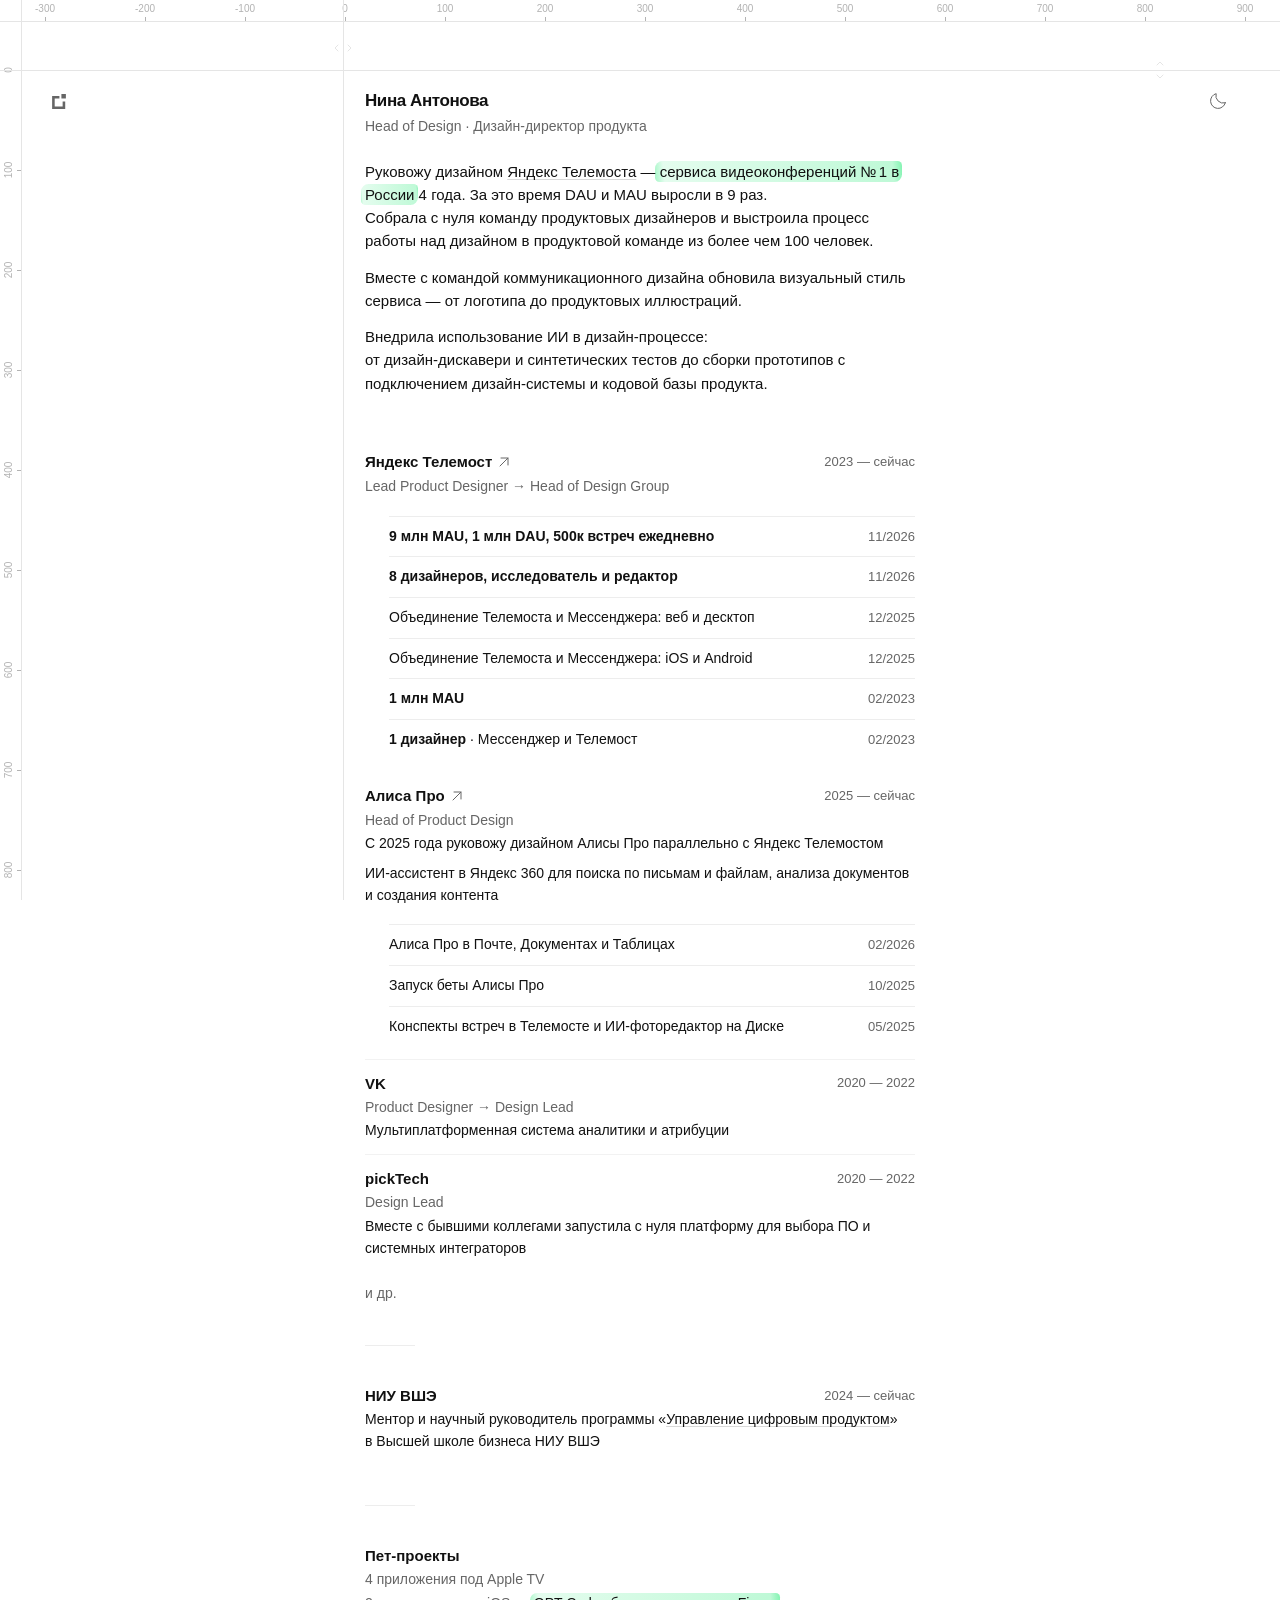
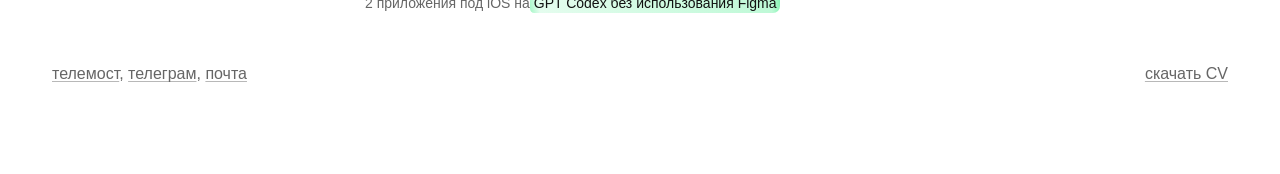
<file: index.html>
<!doctype html>
<html lang="ru">
<head>
  <meta charset="utf-8">
  <meta name="viewport" content="width=device-width, initial-scale=1">
  <meta name="color-scheme" content="light dark">
  <title>Нина Антонова — дизайн-директор продукта</title>
  <meta name="description" content="Нина Антонова, дизайн-директор продукта. Яндекс Телемост, НИУ ВШЭ и VK.">
  <link rel="icon" href="favicon.ico" sizes="16x16 32x32 48x48">
  <link rel="icon" href="favicon.svg?v=frame" type="image/svg+xml" sizes="any">
  <link rel="apple-touch-icon" href="apple-touch-icon.png" sizes="180x180">
  <script src="theme.js"></script>
  <script src="rulers.js?v=20261120-reveal" defer></script>
  <link rel="stylesheet" href="styles.css?v=20261120-link-fade">
  <link rel="stylesheet" href="rulers.css?v=20261120-2s">
  <!-- Yandex.Metrika -->
  <script>
    window.ym = window.ym || function () {
      (window.ym.a = window.ym.a || []).push(arguments);
    };
    window.ym.l = Date.now();

    ym(114284607, 'init', {
      ssr: true,
      referrer: document.referrer,
      url: location.href,
      accurateTrackBounce: true
    });
  </script>
  <script async src="https://mc.yandex.ru/metrika/tag.js?id=114284607"></script>
</head>
<body>
  <noscript>
    <img src="https://mc.yandex.ru/watch/114284607" style="position:absolute;left:-9999px" alt="">
  </noscript>
  <div class="portfolio-ruler" id="portfolio-ruler" role="slider" tabindex="0" aria-label="Вертикальная направляющая, X" aria-orientation="horizontal" aria-valuemin="0" aria-valuemax="1000" aria-valuenow="0" hidden>
    <div class="ruler-scale" aria-hidden="true"></div>
    <span class="ruler-index ruler-index--x" aria-hidden="true"></span>
  </div>
  <div class="portfolio-ruler-vertical" id="portfolio-ruler-y" role="slider" tabindex="0" aria-label="Горизонтальная направляющая, Y" aria-orientation="vertical" aria-valuemin="0" aria-valuemax="1000" aria-valuenow="0" hidden>
    <div class="ruler-scale" aria-hidden="true"></div>
    <span class="ruler-index ruler-index--y" aria-hidden="true"></span>
  </div>
  <div class="ruler-corner" aria-hidden="true" hidden></div>
  <div class="measure-rail measure-rail--x" aria-hidden="true" hidden></div>
  <div class="measure-rail measure-rail--y" aria-hidden="true" hidden></div>
  <main class="page" id="top">
    <div class="page-topbar">
      <div class="page-brand">
        <a class="page-logo-link" href="./" aria-label="Нина Антонова — главная страница портфолио">
          <svg class="page-logo" viewBox="47 30 166 181" aria-hidden="true" focusable="false">
            <path d="M47 53H135V84H78V180H174V122H205V211H47Z"/>
            <rect x="159" y="30" width="54" height="54"/>
          </svg>
        </a>
      </div>
      <div class="page-controls">
        <button class="theme-toggle" id="theme-toggle" type="button" aria-label="Тёмная тема" aria-pressed="false" hidden>
          <svg class="theme-icon theme-icon--moon" viewBox="0 0 24 24" aria-hidden="true">
            <path d="M20.8 14.2A8.9 8.9 0 0 1 9.8 3.2a9 9 0 1 0 11 11Z"/>
          </svg>
          <svg class="theme-icon theme-icon--sun" viewBox="0 0 24 24" aria-hidden="true">
            <circle cx="12" cy="12" r="4"/>
            <path d="M12 2v2m0 16v2M2 12h2m16 0h2M4.9 4.9l1.4 1.4m11.4 11.4 1.4 1.4m0-14.2-1.4 1.4M6.3 17.7l-1.4 1.4"/>
          </svg>
        </button>
      </div>
    </div>
    <header class="intro" aria-label="Обо мне">
      <h1>Нина Антонова</h1>
      <p class="role">Head of Design · Дизайн-директор продукта</p>

      <div class="bio">
        <p>Руковожу дизайном <a class="text-link" href="#telemost">Яндекс Телемоста</a> — <mark class="text-marker">сервиса видеоконференций № 1 в России</mark> 4 года. За это время DAU и MAU выросли в 9 раз.<br>Собрала с нуля команду продуктовых дизайнеров и выстроила процесс работы над дизайном в продуктовой команде из более чем 100 человек.</p>
        <p>Вместе с командой коммуникационного дизайна обновила визуальный стиль сервиса — от логотипа до продуктовых иллюстраций.</p>
        <p>Внедрила использование ИИ в дизайн-процессе:<br>от дизайн-дискавери и синтетических тестов до сборки прототипов с подключением дизайн-системы и кодовой базы продукта.</p>
      </div>
    </header>

    <section class="experience" aria-label="Опыт работы">
      <article class="job" id="telemost" aria-labelledby="telemost-title">
        <div class="job-heading job-heading--with-logo">
          <div class="job-title">
            <h3 id="telemost-title">Яндекс Телемост</h3>
            <span class="project-links">
              <a href="https://360.yandex.ru/business/telemost/" target="_blank" rel="noopener" aria-label="Яндекс Телемост для бизнеса (откроется в новой вкладке)">
                <svg width="11" height="11" viewBox="0 0 16 16" aria-hidden="true" focusable="false">
                  <path d="M4 12 12 4M5 4h7v7"/>
                </svg>
              </a>
            </span>
          </div>
          <p class="period"><time datetime="2023">2023</time> — <span>сейчас</span></p>
        </div>
        <p class="job-role">Lead Product Designer → Head of Design Group</p>

        <section class="job-publications" aria-label="Достижения в Телемосте">
          <ul class="publication-list" role="list">
            <li id="audience-growth"><div class="publication-row">
              <span><strong>9 млн MAU, 1 млн DAU, 500к встреч ежедневно</strong></span>
              <time datetime="2026-11">11/2026</time>
            </div></li>
            <li id="team-growth"><div class="publication-row">
              <span><strong>8 дизайнеров, исследователь и редактор</strong></span>
              <time datetime="2026-11">11/2026</time>
            </div></li>
            <li id="platform"><a href="https://www.forbes.ru/tekhnologii/552464-andeks-vozvodit-novyj-telemost-kompania-pereformatirovala-servis-videosvazi">
              <span>Объединение Телемоста и Мессенджера: веб и десктоп</span>
              <time datetime="2025-12-22">12/2025</time>
            </a></li>
            <li id="platform-mobile"><a href="https://yandex.ru/company/news/22-12-2025-04">
              <span>Объединение Телемоста и Мессенджера: iOS и Android</span>
              <time datetime="2025-12-22">12/2025</time>
            </a></li>
            <li id="audience-start"><div class="publication-row">
              <span><strong>1 млн MAU</strong></span>
              <time datetime="2023-02">02/2023</time>
            </div></li>
            <li id="team"><div class="publication-row">
              <span><strong>1 дизайнер</strong> · Мессенджер и Телемост</span>
              <time datetime="2023-02">02/2023</time>
            </div></li>
          </ul>
        </section>
      </article>

      <section class="projects" aria-label="Проекты Алисы">
        <article class="job">
          <div class="job-heading job-heading--with-logo">
            <div class="job-title">
              <h3>Алиса Про</h3>
              <span class="project-links">
                <a href="https://360.yandex.ru/alicepro/" target="_blank" rel="noopener" aria-label="Алиса Про (откроется в новой вкладке)">
                  <svg width="11" height="11" viewBox="0 0 16 16" aria-hidden="true" focusable="false">
                    <path d="M4 12 12 4M5 4h7v7"/>
                  </svg>
                </a>
              </span>
            </div>
            <p class="period"><time datetime="2025">2025</time> — <span>сейчас</span></p>
          </div>
          <p class="job-role">Head of Product Design</p>
          <p class="job-detail">С 2025 года руковожу дизайном Алисы Про параллельно с Яндекс Телемостом</p>
          <p class="job-description">ИИ-ассистент в Яндекс 360 для поиска по письмам и файлам, анализа документов и создания контента</p>
          <section class="job-publications" id="alice-publications-title" aria-label="Статьи об Алисе Про">
            <ul class="publication-list" role="list">
                <li><a href="https://yandex.ru/company/news/14-04-2026-01">
                  <span>Алиса Про в Почте, Документах и Таблицах</span>
                  <time datetime="2026-02">02/2026</time>
                </a></li>
                <li><a href="https://yandex.ru/company/news/30-10-2025-04">
                  <span>Запуск беты Алисы Про</span>
                  <time datetime="2025-10-30">10/2025</time>
                </a></li>
                <li><a href="https://360.yandex.ru/blog/news/umnyj-fotoredaktor-v-diske-zapuskaem-beta-testirovanie-novyh-funkcij-ot-yandeks-360/">
                  <span>Конспекты встреч в Телемосте и ИИ-фоторедактор на Диске</span>
                  <time datetime="2025-05">05/2025</time>
                </a></li>
            </ul>
          </section>
        </article>
      </section>

      <section class="work" aria-label="Другие компании">
        <article class="job">
          <div class="job-heading job-heading--with-logo">
            <div class="job-title">
              <h3>VK</h3>
            </div>
            <p class="period"><time datetime="2020">2020</time> — <time datetime="2022">2022</time></p>
          </div>
          <p class="job-role">Product Designer → Design Lead</p>
          <p class="job-detail">Мультиплатформенная система аналитики и атрибуции</p>
        </article>

        <article class="job">
          <div class="job-heading job-heading--with-logo">
            <div class="job-title">
              <h3>pickTech</h3>
            </div>
            <p class="period"><time datetime="2020">2020</time> — <time datetime="2022">2022</time></p>
          </div>
          <p class="job-role">Design Lead</p>
          <p class="job-detail">Вместе с бывшими коллегами запустила с нуля платформу для выбора ПО и системных интеграторов</p>
        </article>
        <p class="job-role career-note">и др.</p>
      </section>

      <article class="job mentorship section-with-divider" aria-labelledby="hse-title">
        <div class="job-heading job-heading--with-logo">
          <div class="job-title">
            <h3 id="hse-title">НИУ ВШЭ</h3>
          </div>
          <p class="period"><time datetime="2024">2024</time> — <span>сейчас</span></p>
        </div>
        <p class="job-detail"><span>Ментор и научный руководитель программы «</span><a class="text-link" href="https://www.hse.ru/ma/digitalpm/" target="_blank" rel="noopener noreferrer">Управление цифровым продуктом</a><span>» в&nbsp;Высшей школе бизнеса НИУ ВШЭ</span></p>
      </article>

      <section class="section-with-divider" aria-labelledby="side-projects-title">
        <header class="job-title">
          <h3 id="side-projects-title">Пет-проекты</h3>
        </header>
        <p class="job-role">4 приложения под Apple TV</p>
        <p class="job-role"><span>2 приложения под iOS на</span> <mark class="text-marker">GPT Codex без использования Figma</mark></p>
      </section>
    </section>
    <footer class="page-footer">
      <div class="footer-links">
        <nav class="page-contacts" aria-label="Контакты">
          <p><a class="text-link" href="https://telemost.yandex.ru/p/10836f9a-1724-437a-b66e-cb8b8fe51a9c?utm_source=invite" target="_blank" rel="noopener noreferrer">телемост</a>, <a class="text-link" href="https://t.me/nina_antn" target="_blank" rel="noopener noreferrer">телеграм</a>, <a class="text-link" href="mailto:ninaantn@yandex.ru">почта</a></p>
        </nav>
        <a class="text-link" href="nina-antonova-cv.pdf" target="_blank" rel="noopener noreferrer">скачать CV</a>
      </div>
    </footer>
  </main>
</body>
</html>
</file>
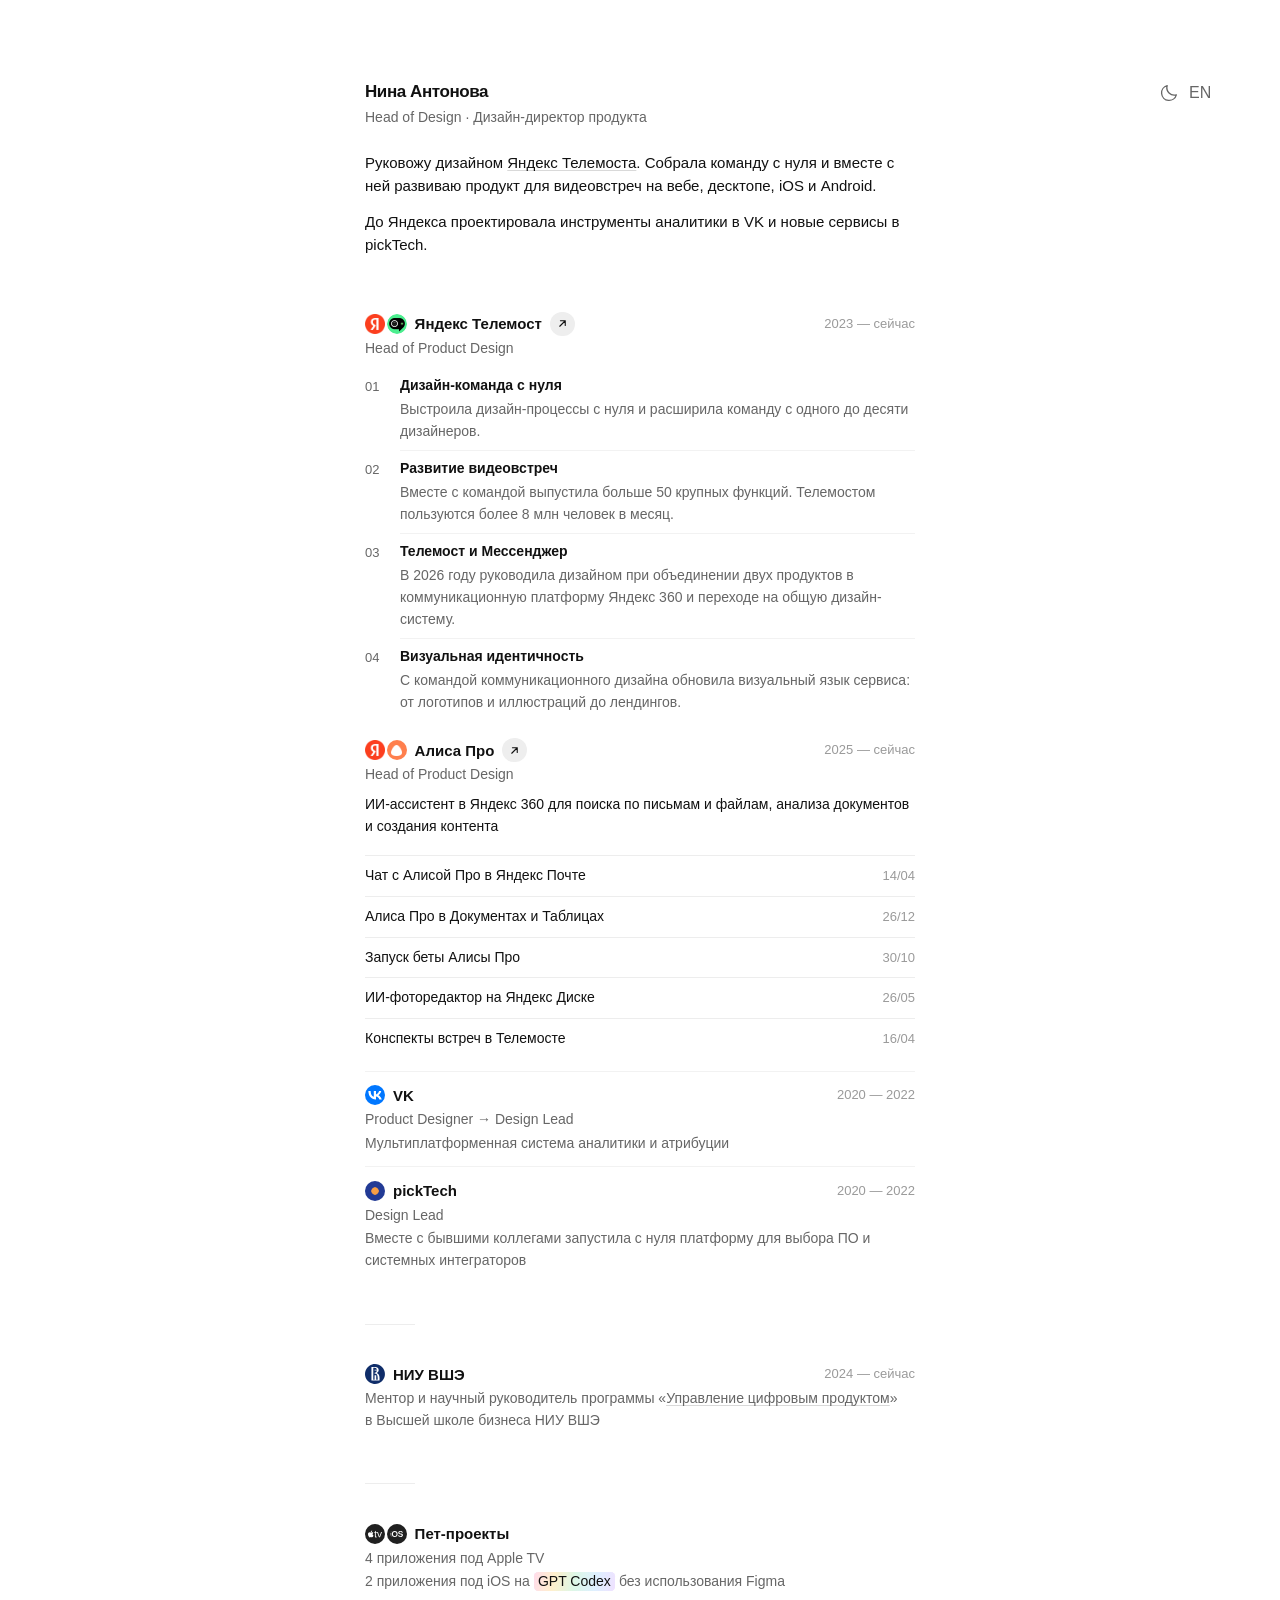
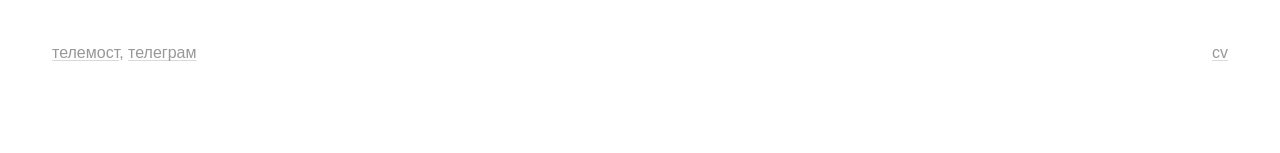
<file: brrr/index.html>
<!doctype html>
<html lang="ru">
<head>
  <meta charset="utf-8">
  <meta name="viewport" content="width=device-width, initial-scale=1">
  <meta name="color-scheme" content="light dark">
  <title data-en="Nina Antonova — Product Design Director">Нина Антонова — дизайн-директор продукта</title>
  <meta name="description" content="Нина Антонова, дизайн-директор продукта. Яндекс Телемост, НИУ ВШЭ, VK и pickTech." data-en-content="Nina Antonova, Product Design Director. Yandex Telemost, HSE University, VK, and pickTech.">
  <link rel="icon" href="../favicon.ico" sizes="16x16 32x32 48x48">
  <link rel="icon" href="../favicon.svg?v=frame" type="image/svg+xml" sizes="any">
  <link rel="apple-touch-icon" href="../apple-touch-icon.png" sizes="180x180">
  <script src="theme.js"></script>
  <script src="language.js" defer></script>
  <link rel="stylesheet" href="styles.css">
  <!-- Yandex.Metrika -->
  <script>
    window.ym = window.ym || function () {
      (window.ym.a = window.ym.a || []).push(arguments);
    };
    window.ym.l = Date.now();

    ym(114284607, 'init', {
      ssr: true,
      referrer: document.referrer,
      url: location.href,
      accurateTrackBounce: true
    });
  </script>
  <script async src="https://mc.yandex.ru/metrika/tag.js?id=114284607"></script>
</head>
<body>
  <noscript>
    <img src="https://mc.yandex.ru/watch/114284607" style="position:absolute;left:-9999px" alt="">
  </noscript>
  <main class="page" id="top">
    <div class="page-controls">
      <button class="theme-toggle" id="theme-toggle" type="button" aria-label="Тёмная тема" data-en-aria-label="Dark mode" aria-pressed="false" hidden>
        <svg class="theme-icon theme-icon--moon" viewBox="0 0 24 24" aria-hidden="true">
          <path d="M20.8 14.2A8.9 8.9 0 0 1 9.8 3.2a9 9 0 1 0 11 11Z"/>
        </svg>
        <svg class="theme-icon theme-icon--sun" viewBox="0 0 24 24" aria-hidden="true">
          <circle cx="12" cy="12" r="4"/>
          <path d="M12 2v2m0 16v2M2 12h2m16 0h2M4.9 4.9l1.4 1.4m11.4 11.4 1.4 1.4m0-14.2-1.4 1.4M6.3 17.7l-1.4 1.4"/>
        </svg>
      </button>
      <button class="language-toggle" id="language-toggle" type="button" lang="en" aria-label="Switch to English" hidden>EN</button>
    </div>
    <header class="intro" aria-label="Обо мне" data-en-aria-label="About me">
      <h1 data-en="Nina Antonova">Нина Антонова</h1>
      <p class="role" data-en="Head of Design · Product Design Director">Head of Design · Дизайн-директор продукта</p>

      <div class="bio">
        <p><span data-en="I lead design for ">Руковожу дизайном </span><a class="text-link" href="#telemost" data-en="Yandex Telemost">Яндекс Телемоста</a><span data-en=". I built the design team from scratch. Together, we develop the video meetings product for web, desktop, iOS, and Android.">. Собрала команду с нуля и вместе с ней развиваю продукт для видеовстреч на вебе, десктопе, iOS и Android.</span></p>
        <p data-en="Before Yandex, I designed analytics tools at VK and new services at pickTech.">До Яндекса проектировала инструменты аналитики в VK и новые сервисы в pickTech.</p>
      </div>
    </header>

    <section class="experience" aria-label="Опыт работы" data-en-aria-label="Work experience">
      <article class="job" id="telemost" aria-labelledby="telemost-title">
        <div class="job-heading job-heading--with-logo">
          <div class="job-title">
            <span class="job-logo job-logo-pair" aria-hidden="true">
              <span class="yandex-logo"></span>
              <img class="telemost-logo" src="telemost-logo.png" alt="" width="20" height="20">
            </span>
            <h3 id="telemost-title" data-en="Yandex Telemost">Яндекс Телемост</h3>
            <span class="project-links">
              <a href="https://360.yandex.ru/business/telemost/" target="_blank" rel="noopener" aria-label="Яндекс Телемост для бизнеса (откроется в новой вкладке)" data-en-aria-label="Yandex Telemost for Business (opens in a new tab)">
                <svg width="11" height="11" viewBox="0 0 16 16" aria-hidden="true" focusable="false">
                  <path d="M4 12 12 4M5 4h7v7"/>
                </svg>
              </a>
            </span>
          </div>
          <p class="period"><time datetime="2023">2023</time> — <span data-en="present">сейчас</span></p>
        </div>
        <p class="job-role">Head of Product Design</p>

        <ol class="stages" aria-label="Четыре этапа работы над Телемостом" data-en-aria-label="Four stages of work on Telemost">
          <li class="stage" id="team">
            <span class="stage-number" aria-hidden="true">01</span>
            <div>
              <h4 data-en="Building a design team from scratch">Дизайн-команда с нуля</h4>
              <p data-en="I set up our design processes and grew the team from one to ten designers.">Выстроила дизайн-процессы с нуля и расширила команду с одного до десяти дизайнеров.</p>
            </div>
          </li>
          <li class="stage" id="video">
            <span class="stage-number" aria-hidden="true">02</span>
            <div>
              <h4 data-en="Expanding video meetings">Развитие видеовстреч</h4>
              <p data-en="My team and I shipped more than 50 major features. More than 8 million people use Telemost each month.">Вместе с командой выпустила больше 50 крупных функций. Телемостом пользуются более 8 млн человек в месяц.</p>
            </div>
          </li>
          <li class="stage" id="platform">
            <span class="stage-number" aria-hidden="true">03</span>
            <div>
              <h4 data-en="Telemost and Messenger">Телемост и Мессенджер</h4>
              <p data-en="In 2026, I led design as we brought the two products together into the Yandex 360 communications platform and moved to a shared design system.">В 2026 году руководила дизайном при объединении двух продуктов в коммуникационную платформу Яндекс 360 и переходе на общую дизайн-систему.</p>
            </div>
          </li>
          <li class="stage" id="identity">
            <span class="stage-number" aria-hidden="true">04</span>
            <div>
              <h4 data-en="Visual identity">Визуальная идентичность</h4>
              <p data-en="I worked with the communications design team to refresh the visual language, from logos and illustrations to landing pages.">С командой коммуникационного дизайна обновила визуальный язык сервиса: от логотипов и иллюстраций до лендингов.</p>
            </div>
          </li>
        </ol>
      </article>

      <section class="projects" aria-label="Проекты Алисы" data-en-aria-label="Alice projects">
        <article class="job">
          <div class="job-heading job-heading--with-logo">
            <div class="job-title">
              <span class="job-logo job-logo-pair" aria-hidden="true">
                <span class="yandex-logo"></span>
                <span class="alice-pro-mark"><img src="alice-pro-logo.png" alt="" width="11" height="11"></span>
              </span>
              <h3 data-en="Alice Pro">Алиса Про</h3>
              <span class="project-links">
                <a href="https://360.yandex.ru/alicepro/" target="_blank" rel="noopener" aria-label="Алиса Про (откроется в новой вкладке)" data-en-aria-label="Alice Pro (opens in a new tab)">
                  <svg width="11" height="11" viewBox="0 0 16 16" aria-hidden="true" focusable="false">
                    <path d="M4 12 12 4M5 4h7v7"/>
                  </svg>
                </a>
              </span>
            </div>
            <p class="period"><time datetime="2025">2025</time> — <span data-en="present">сейчас</span></p>
          </div>
          <p class="job-role">Head of Product Design</p>
          <p class="job-description" data-en="An AI assistant in Yandex 360 for searching emails and files, analyzing documents, and creating content">ИИ-ассистент в Яндекс 360 для поиска по письмам и файлам, анализа документов и создания контента</p>
          <section class="job-publications" id="alice-publications-title" aria-label="Статьи об Алисе Про" data-en-aria-label="Articles about Alice Pro">
            <ul class="publication-list" role="list">
                <li><a href="https://yandex.ru/company/news/14-04-2026-01">
                  <span data-en="Alice Pro chat in Yandex Mail">Чат с Алисой Про в Яндекс Почте</span>
                  <time datetime="2026-04-14">14/04</time>
                </a></li>
                <li><a href="https://360.yandex.ru/blog/features/ii-teper-ne-prosto-ficha-kak-segodnya-razvivayutsya-oblachnye-servisy-na-primere-yandeks-360/">
                  <span data-en="Alice Pro in Documents and Sheets">Алиса Про в Документах и Таблицах</span>
                  <time datetime="2025-12-26">26/12</time>
                </a></li>
                <li><a href="https://yandex.ru/company/news/30-10-2025-04">
                  <span data-en="Alice Pro beta launch">Запуск беты Алисы Про</span>
                  <time datetime="2025-10-30">30/10</time>
                </a></li>
                <li><a href="https://360.yandex.ru/blog/news/umnyj-fotoredaktor-v-diske-zapuskaem-beta-testirovanie-novyh-funkcij-ot-yandeks-360/">
                  <span data-en="AI photo editor in Yandex Disk">ИИ-фоторедактор на Яндекс Диске</span>
                  <time datetime="2025-05-26">26/05</time>
                </a></li>
                <li><a href="https://360.yandex.ru/blog/features/kak-rabotaet-konspekt-s-alisoi-pro-i-chto-mi-uznali-ob-organizatsii-vstrech-vo-vremya-testirovaniya-funktsii/">
                  <span data-en="Meeting summaries in Telemost">Конспекты встреч в Телемосте</span>
                  <time datetime="2025-04-16">16/04</time>
                </a></li>
            </ul>
          </section>
        </article>
      </section>

      <section class="work" aria-label="Другие компании" data-en-aria-label="Other organizations">
        <article class="job">
          <div class="job-heading job-heading--with-logo">
            <div class="job-title">
              <img class="job-logo vk-logo" src="vk-logo.svg" alt="" width="20" height="20">
              <h3>VK</h3>
            </div>
            <p class="period"><time datetime="2020">2020</time> — <time datetime="2022">2022</time></p>
          </div>
          <p class="job-role">Product Designer → Design Lead</p>
          <p class="job-role" data-en="Cross-platform analytics and attribution system">Мультиплатформенная система аналитики и атрибуции</p>
        </article>

        <article class="job">
          <div class="job-heading job-heading--with-logo">
            <div class="job-title">
              <img class="job-logo picktech-logo" src="picktech-logo.png" alt="" width="20" height="20">
              <h3>pickTech</h3>
            </div>
            <p class="period"><time datetime="2020">2020</time> — <time datetime="2022">2022</time></p>
          </div>
          <p class="job-role">Design Lead</p>
          <p class="job-role" data-en="My former colleagues and I built and launched a platform from scratch for choosing software and systems integrators.">Вместе с бывшими коллегами запустила с нуля платформу для выбора ПО и системных интеграторов</p>
        </article>
      </section>

      <article class="job mentorship section-with-divider" aria-labelledby="hse-title">
        <div class="job-heading job-heading--with-logo">
          <div class="job-title">
            <img class="job-logo hse-logo--light" src="hse-logo.svg" alt="" width="20" height="20">
            <img class="job-logo hse-logo--dark" src="hse-logo-dark.svg" alt="" width="20" height="20">
            <h3 id="hse-title" data-en="HSE University">НИУ ВШЭ</h3>
          </div>
          <p class="period"><time datetime="2024">2024</time> — <span data-en="present">сейчас</span></p>
        </div>
        <p class="job-role"><span data-en="Mentor and thesis advisor for the ">Ментор и научный руководитель программы «</span><a class="text-link" href="https://www.hse.ru/ma/digitalpm/" target="_blank" rel="noopener noreferrer" data-en="Digital Product Management">Управление цифровым продуктом</a><span data-en=" program at the HSE Graduate School of Business">» в&nbsp;Высшей школе бизнеса НИУ ВШЭ</span></p>
      </article>

      <section class="section-with-divider" aria-labelledby="side-projects-title">
        <header class="job-title">
          <span class="job-logo job-logo-pair" aria-hidden="true">
            <img class="platform-logo apple-tv-logo" src="apple-tv-logo.svg" alt="" width="20" height="20">
            <img class="platform-logo ios-logo" src="ios-logo.svg" alt="" width="20" height="20">
          </span>
          <h3 id="side-projects-title" data-en="Side projects">Пет-проекты</h3>
        </header>
        <p class="job-role" data-en="4 apps for Apple TV">4 приложения под Apple TV</p>
        <p class="job-role"><span data-en="2 iOS apps built with">2 приложения под iOS на</span> <mark class="ai-highlight">GPT Codex</mark> <span data-en="without Figma">без использования Figma</span></p>
      </section>
    </section>
    <footer class="page-footer">
      <div class="footer-links">
        <nav class="page-contacts" aria-label="Контакты" data-en-aria-label="Contacts">
          <p><a class="text-link" href="https://360.yandex.ru/business/telemost/" target="_blank" rel="noopener noreferrer" data-en="Telemost">телемост</a>, <a class="text-link" href="https://t.me/nina_antn" target="_blank" rel="noopener noreferrer" data-en="Telegram">телеграм</a></p>
        </nav>
        <a class="text-link" href="nina-antonova-cv.pdf" target="_blank" rel="noopener noreferrer">cv</a>
      </div>
    </footer>
  </main>
</body>
</html>
</file>
<file: styles.css>
:root {
  color-scheme: light;
  --background: #ffffff;
  --ink: #111111;
  --quiet: #666666;
  --rule: #f2f2f2;
  --section-rule: #ededed;
  --brand: #0bb552;
  --link-hover: #0e4f26;
  --focus-ring: #039941;
  font: 15px/1.55 -apple-system, BlinkMacSystemFont, "Segoe UI", Arial, sans-serif;
  background: var(--background);
  color: var(--ink);
}

:root[data-theme="dark"] {
  color-scheme: dark;
  --background: #000000;
  --ink: #f2f2f2;
  --quiet: #a3a3a3;
  --rule: #2b2b2b;
  --section-rule: var(--rule);
  --brand: #1dcc66;
  --link-color: var(--brand);
  --link-hover: #0bb552;
  --focus-ring: var(--brand);
}

* { box-sizing: border-box; }

body { margin: 0; }

.page {
  --page-top: clamp(52px, 9vh, 96px);
  --topbar-offset: calc(11.475px - 22px);
  -webkit-font-smoothing: antialiased;
  position: relative;
  width: min(calc(100% - 64px), 1176px);
  margin-inline: auto;
  padding-block: var(--page-top) 80px;
}

.intro,
.experience {
  width: min(100%, 550px);
  margin-inline: auto;
}

.page-topbar {
  position: absolute;
  inset-block-start: calc(var(--page-top) + var(--topbar-offset));
  inset-inline: -12px 0;
  display: flex;
  align-items: center;
  justify-content: space-between;
  pointer-events: none;
}

.page-brand,
.page-controls { pointer-events: auto; }

.page-controls {
  display: flex;
}

.page-logo-link {
  display: grid;
  place-items: center start;
  inline-size: 44px;
  block-size: 44px;
  padding-inline-start: 12px;
  border-radius: 50%;
  color: var(--quiet);
  text-decoration: none;
}

.page-logo {
  display: block;
  inline-size: 14px;
  block-size: 15px;
  fill: currentColor;
}

.theme-toggle {
  inline-size: 44px;
  block-size: 44px;
  padding: 0;
  border: 0;
  border-radius: 50%;
  background: transparent;
  color: var(--quiet);
  font: inherit;
  cursor: pointer;
  place-items: center;
}

.theme-toggle:not([hidden]) { display: grid; }

.theme-toggle {
  justify-items: end;
  padding-inline-end: 0;
}


@media (hover: hover) {
  .page-logo-link:hover,
  .theme-toggle:hover {
    color: var(--ink);
  }
}

.page-logo-link:active,
.theme-toggle:active { color: var(--ink); }

.page-logo-link:focus-visible,
.theme-toggle:focus-visible {
  outline: 2px solid var(--focus-ring);
  outline-offset: 3px;
}

.theme-icon {
  width: 20px;
  height: 20px;
  fill: none;
  stroke: currentColor;
  stroke-width: 1.6;
  stroke-linecap: round;
  stroke-linejoin: round;
}

.theme-icon--moon { stroke-width: 1.2; }

.theme-icon--sun,
[data-theme="dark"] .theme-icon--moon { display: none; }

[data-theme="dark"] .theme-icon--sun { display: block; }

.experience {
  --job-logo-size: 20px;
  margin-block-start: 43px;
}

h1, h2, h3, h4, p, ol { margin: 0; }

h1 {
  padding-inline-end: 48px;
  font-size: 17px;
  font-weight: 640;
  letter-spacing: -.025em;
  line-height: 1.35;
}

.role {
  color: var(--quiet);
  margin-top: 3px;
  font-size: 14px;
}

.bio { margin-top: 22px; }

.bio p + p { margin-top: 13px; }


a {
  color: var(--link-color, inherit);
  text-decoration: underline;
  text-decoration-color: var(--brand);
  text-decoration-thickness: 1px;
  text-underline-offset: .19em;
}

a:hover {
  color: var(--link-hover);
  text-decoration-color: currentColor;
}

a:focus-visible {
  outline: 2px solid var(--focus-ring);
  outline-offset: 4px;
  border-radius: 1px;
}

a.text-link {
  color: inherit;
  text-decoration-line: underline;
  text-decoration-color: light-dark(#d9d9d9, #535353);
  text-decoration-thickness: 1px;
  text-decoration-skip-ink: none;
  text-underline-offset: 2px;
  transition: text-decoration-color 200ms ease;
}

a.text-link:hover {
  color: inherit;
  text-decoration-color: light-dark(#666, #a3a3a3);
}

.text-link:focus-visible {
  padding-inline: 2px;
  margin-inline: -2px;
  border-radius: 2px;
  outline: 2px solid rgb(0 122 255 / 50%);
  outline-offset: 0;
}

.job {
  padding-block: 12px;
  border-top: 1px solid var(--rule);
  scroll-margin-top: 22px;
}

#telemost,
.projects > .job:first-child { border-top: 0; }

.mentorship {
  border-block-start: 0;
  padding-block-start: 0;
}

.job-heading {
  display: flex;
  align-items: baseline;
  justify-content: space-between;
  flex-wrap: wrap;
  gap: 1px 16px;
}

.job-heading--with-logo { align-items: center; }

.job-title {
  display: flex;
  align-items: center;
  flex-wrap: wrap;
  column-gap: 8px;
}

.job-logo {
  display: block;
  flex: none;
  block-size: var(--job-logo-size);
}

.job-logo-pair {
  display: flex;
  justify-content: space-between;
  inline-size: calc(var(--job-logo-size) * 2.08);
}

.job-logo-pair > * { inline-size: var(--job-logo-size); }

.yandex-logo {
  background: url("yandex-360.webp") left center / auto 100% no-repeat;
}

.telemost-logo {
  block-size: var(--job-logo-size);
  border-radius: 50%;
}

.alice-pro-mark {
  display: grid;
  place-items: center;
  border-radius: 50%;
  background-color: #ff7f4d;
}

.alice-pro-mark img { filter: brightness(0) invert(1); }

.vk-logo,
.picktech-logo { border-radius: 50%; }

.hse-logo--dark,
[data-theme="dark"] .hse-logo--light { display: none; }

[data-theme="dark"] .hse-logo--dark { display: block; }

.platform-logo {
  border-radius: 50%;
  background-color: light-dark(#202020, #353535);
  object-fit: contain;
}

.apple-tv-logo { padding: 2.65px; }

.ios-logo { padding: 3.5px; }

.project-links {
  display: inline-flex;
  gap: 4px;
  margin-inline-start: -4px;
  font-size: 13px;
}

.project-links a {
  display: inline-flex;
  align-items: center;
  gap: 4px;
  min-block-size: 24px;
  padding-inline: 0;
  line-height: 24px;
  background: transparent;
  color: var(--quiet);
  text-decoration: none;
}

@media (hover: hover) {
  .project-links a:hover { color: var(--ink); }
}

.project-links a:active,
.project-links a:focus-visible {
  color: var(--ink);
}

.project-links svg {
  width: 16px;
  height: 16px;
  flex: none;
  fill: none;
  stroke: currentColor;
  stroke-width: 1;
  stroke-linecap: round;
  stroke-linejoin: round;
}

h3, h4 {
  font-size: 15px;
}

h3 { font-weight: 700; }
h4 { font-weight: 630; }

.period, .stage-number, .publication-list time {
  color: var(--quiet);
  font-variant-numeric: tabular-nums;
  font-size: 13px;
}

.period, .publication-list time {
  white-space: nowrap;
}

.job-role,
.job-detail {
  margin-top: 2px;
  font-size: 14px;
}

.job-role { color: var(--quiet); }
.job-detail { color: var(--ink); }

.job-description,
.job-publications { font-size: 14px; }

.job-description { margin-block-start: 8px; }

.career-note { margin-block-start: 12px; }

.job-publications {
  margin-block-start: 18px;
  margin-inline-start: 24px;
}

.publication-list {
  margin: 0;
  padding: 0;
  border-block-start: 1px solid var(--section-rule);
  list-style: none;
}

.publication-list li + li { border-block-start: 1px solid var(--section-rule); }

.publication-list strong { font-weight: 600; }

.publication-list a,
.publication-list .publication-row {
  display: grid;
  grid-template-columns: minmax(0, 1fr) auto;
  align-items: baseline;
  gap: 12px;
  padding-block: 9px;
  color: var(--ink);
  text-decoration: none;
}

@media (hover: hover) and (pointer: fine) {
  .publication-list a:hover {
    opacity: 0.3;
  }
}

.text-marker {
  color: var(--ink);
  display:inline;
  --color:#4cee8f;
  margin:-0.14219155729359859em -0.2162463798678964em -0.1578084427064014em -0.2837536201321036em;
  padding:0.14219155729359859em 0.2162463798678964em 0.1578084427064014em 0.2837536201321036em;
  border-radius:0.5em 0.3em;
  background:transparent;
  box-decoration-break:clone;
  -webkit-box-decoration-break:clone;
  background-image:linear-gradient( 83.57189267496369deg, color-mix(in srgb, var(--color), transparent 50%), color-mix(in srgb, var(--color), transparent 85%) 4%, color-mix(in srgb, var(--color), transparent 64%) 96%, color-mix(in srgb, var(--color), transparent 30%) );
}

.stages {
  list-style: none;
  margin-top: 8px;
  padding: 0;
}

.stage {
  --number-width: 27px;
  --column-gap: 8px;

  position: relative;
  display: grid;
  grid-template-columns: var(--number-width) minmax(0, 1fr);
  gap: var(--column-gap);
  padding-block: 8px;
}

.stage + .stage::before {
  content: "";
  position: absolute;
  inset-block-start: 0;
  inset-inline: calc(var(--number-width) + var(--column-gap)) 0;
  border-block-start: 1px solid var(--rule);
}

.stage:last-child { padding-bottom: 1px; }

.stage-number { padding-top: 2px; }

.stage h4 { font-size: 14px; }

.stage p {
  margin-top: 2px;
  color: var(--quiet);
  font-size: 14px;
}

.page-footer {
  margin-block-start: 40px;
  color: var(--quiet);
}

.page-footer a.text-link:not(:hover) {
  text-decoration-color: light-dark(#b8b8b8, #535353);
}

.footer-links {
  display: flex;
  align-items: center;
  justify-content: space-between;
  gap: 12px;
  min-block-size: 40px;
  font-size: 16px;
}

.section-with-divider { margin-block-start: 40px; }

.section-with-divider::before {
  content: "";
  display: block;
  inline-size: 50px;
  border-block-start: 1px solid var(--section-rule);
  margin-block-end: 38px;
}

::selection {
  background: light-dark(#ededed, #353535);
  color: var(--ink);
}

@media (max-width: 860px) {
  .page { width: min(calc(100% - 48px), 550px); }

  .intro h1 { padding-inline: 32px 48px; }

  .experience { margin-block-start: 28px; }
}

@media (max-width: 480px) {
  .page {
    --page-top: 8px;
    width: calc(100% - 40px);
  }

  .page-topbar {
    position: static;
    margin-block: 0 8px;
    margin-inline-start: -12px;
  }

  .intro h1 { padding-inline: 0; }

  .stage {
    --number-width: 22px;
    --column-gap: 6px;
  }
}
</file>
<file: rulers.css>
:root {
  --ruler-ink: light-dark(#b3b3b3, #777777);
  --ruler-border: light-dark(#e5e5e5, #333333);
  --ruler-accent: light-dark(#e5e5e5, #333333);
  --ruler-active: #4cee8f;
  --ruler-coordinate: var(--ruler-active);
  --ruler-height: 22px;
}

.portfolio-ruler,
.portfolio-ruler-vertical,
.ruler-corner,
.measure-rail {
  position: fixed;
  z-index: 20;
  -webkit-user-select: none;
  user-select: none;
}

.portfolio-ruler,
.portfolio-ruler-vertical,
.ruler-corner {
  background: var(--background);
  color: var(--ruler-ink);
}

.portfolio-ruler,
.portfolio-ruler-vertical,
.measure-rail { touch-action: none; }

.portfolio-ruler {
  inset: 0 0 auto;
  height: var(--ruler-height);
  cursor: ew-resize;
}

.portfolio-ruler-vertical {
  inset: var(--ruler-height) auto 0 0;
  width: var(--ruler-height);
  overflow: hidden;
  cursor: ns-resize;
}

.ruler-scale { position: absolute; inset: 0; overflow: hidden; }
.portfolio-ruler .ruler-scale { border-bottom: 1px solid var(--ruler-border); }
.portfolio-ruler-vertical .ruler-scale { border-right: 1px solid var(--ruler-border); }

/* Reveal the artwork inside each slider so its full hit area is live from the start. */
@media (prefers-reduced-motion: no-preference) {
  [data-drawing-guides] {
    --guide-draw-duration: 2s;
  }
  [data-drawing-guides] .ruler-scale {
    animation: draw-ruler var(--guide-draw-duration) ease-in-out both;
  }

  [data-drawing-guides] .measure-rail--x::before {
    transform-origin: top;
    animation: draw-guide-y var(--guide-draw-duration) ease-in-out;
  }
  [data-drawing-guides] .guide-line--y {
    transform-origin: left;
    animation: draw-guide-x var(--guide-draw-duration) ease-in-out;
  }

  @keyframes draw-guide-y {
    from { transform: scaleY(0); }
    to { transform: scaleY(1); }
  }
  @keyframes draw-guide-x {
    from { transform: scaleX(0); }
    to { transform: scaleX(1); }
  }

  .portfolio-ruler {
    --ruler-start: inset(0 100% 0 0);
  }
  .portfolio-ruler-vertical { --ruler-start: inset(0 0 100% 0); }

  [data-drawing-guides] .measure-rail--x::after,
  [data-drawing-guides] .guide-line--y::after {
    animation: flash-guide-arrow var(--guide-draw-duration) ease-in-out;
  }

  [data-drawing-guides="pending"] .ruler-scale,
  [data-drawing-guides="pending"] .measure-rail--x::before,
  [data-drawing-guides="pending"] .guide-line--y,
  [data-drawing-guides="pending"] .measure-rail--x::after,
  [data-drawing-guides="pending"] .guide-line--y::after {
    animation-play-state: paused;
  }

  [data-ruler-dragging] .ruler-scale,
  [role="slider"]:focus .ruler-scale { clip-path: inset(0) !important; }

  @keyframes draw-ruler {
    from { clip-path: var(--ruler-start); }
    to { clip-path: inset(0); }
  }
  @keyframes flash-guide-arrow {
    0%, 32%, 100% { background-color: var(--ruler-accent); }
    54%, 76% { background-color: var(--ruler-active); }
  }
}

.ruler-tick {
  position: absolute;
  left: var(--tick-position);
  bottom: 0;
  width: 1px;
  height: 4px;
  background: var(--ruler-ink);
}

.ruler-number {
  position: absolute;
  bottom: 7px;
  transform: translateX(-50%);
  font: 400 10px/1 -apple-system, BlinkMacSystemFont, "Segoe UI", Arial, sans-serif;
  font-variant-numeric: tabular-nums;
  white-space: nowrap;
}

.ruler-tick--vertical {
  top: var(--tick-position);
  right: 0;
  bottom: auto;
  left: auto;
  width: 4px;
  height: 1px;
}

.ruler-tick--vertical .ruler-number {
  top: 0;
  bottom: auto;
  left: -8px;
  transform: translate(-50%, -50%) rotate(-90deg);
}

.ruler-corner {
  z-index: 22;
  inset: 0 auto auto 0;
  width: var(--ruler-height);
  height: var(--ruler-height);
  border-right: 1px solid var(--ruler-border);
  border-bottom: 1px solid var(--ruler-border);
  pointer-events: none;
}

.ruler-index { position: absolute; background: var(--ruler-accent); pointer-events: none; }
.ruler-index--x { inset: 0 auto 0 var(--guide-x); width: 1px; }
.ruler-index--y { inset: var(--guide-y-on-ruler) 0 auto; height: 1px; }

.measure-rail--x {
  inset: var(--ruler-height) auto 0 var(--guide-hit-x);
  width: 25px;
  cursor: ew-resize;
}

.measure-rail--y {
  inset: var(--guide-hit-y) 0 auto var(--ruler-height);
  height: 25px;
  cursor: ns-resize;
}

.measure-rail--x::before {
  content: "";
  position: absolute;
  inset: 0 auto 0 var(--guide-hit-offset-x);
  width: 1px;
  background: var(--ruler-accent);
}

.guide-line--y {
  position: fixed;
  inset: var(--guide-y) 0 auto;
  z-index: 23;
  height: 1px;
  background: var(--ruler-accent);
  pointer-events: none;
}

.portfolio-ruler:focus-visible,
.portfolio-ruler-vertical:focus-visible { outline: none; }

.ruler-active-value {
  position: absolute;
  color: var(--ruler-coordinate);
  background: var(--background);
  font: 400 10px/1 -apple-system, BlinkMacSystemFont, "Segoe UI", Arial, sans-serif;
  font-variant-numeric: tabular-nums;
  white-space: nowrap;
  pointer-events: none;
  visibility: hidden;
}

.ruler-active-value--x { top: 4px; left: var(--guide-label-x); }
.ruler-active-value--y {
  top: var(--guide-label-y);
  left: 10px;
  transform: translate(-50%, -50%) rotate(-90deg);
}

[data-ruler-dragging="x"] .ruler-index--x,
[data-ruler-dragging="x"] .measure-rail--x::before,
.portfolio-ruler:focus-visible .ruler-index--x,
.portfolio-ruler:focus-visible ~ .measure-rail--x::before,
[data-ruler-dragging="y"] .ruler-index--y,
[data-ruler-dragging="y"] .guide-line--y,
.portfolio-ruler-vertical:focus-visible .ruler-index--y,
.portfolio-ruler-vertical:focus-visible ~ .guide-line--y { background: var(--ruler-active); }

[data-ruler-dragging="x"] .ruler-active-value--x,
.portfolio-ruler:focus-visible .ruler-active-value,
[data-ruler-dragging="y"] .ruler-active-value--y,
.portfolio-ruler-vertical:focus-visible .ruler-active-value { visibility: visible; }

[data-ruler-dragging="x"] .portfolio-ruler .ruler-number--near-guide,
.portfolio-ruler:focus-visible .ruler-number--near-guide,
[data-ruler-dragging="y"] .portfolio-ruler-vertical .ruler-number--near-guide,
.portfolio-ruler-vertical:focus-visible .ruler-number--near-guide { visibility: hidden; }

[data-rulers-ready] .page-controls { z-index: 21; border-radius: 24px; background: var(--background); }
[data-rulers-ready] .page a { position: relative; z-index: 21; }
[data-rulers-ready] .page { --page-top: clamp(72px, 10vh, 100px); }
[data-rulers-ready] .job { scroll-margin-top: calc(var(--ruler-height) + 22px); }

[data-ruler-dragging],
[data-ruler-dragging] * { -webkit-user-select: none !important; user-select: none !important; }
[data-ruler-dragging="x"],
[data-ruler-dragging="x"] * { cursor: ew-resize !important; }
[data-ruler-dragging="y"],
[data-ruler-dragging="y"] * { cursor: ns-resize !important; }

@media (max-width: 768px) {
  [data-rulers-ready] .page {
    --page-top: 74px;
    width: min(calc(100% - 80px), 550px);
    padding-bottom: 80px;
  }
}

@media (max-width: 480px) {
  [data-rulers-ready] .page {
    --page-top: 8px;
    width: calc(100% - 64px);
    margin-inline: 44px 20px;
  }

  .portfolio-ruler,
  .ruler-corner,
  .measure-rail--x {
    display: none;
  }

  .portfolio-ruler-vertical { inset-block-start: 0; }

  [data-rulers-ready] .job { scroll-margin-top: 22px; }

  .measure-rail--y,
  .guide-line--y {
    display: none;
  }

  [data-ruler-dragging="y"] .guide-line--y:not([hidden]),
  [data-drawing-guides] .guide-line--y:not([hidden]),
  body:has(.portfolio-ruler-vertical:focus-visible) .guide-line--y:not([hidden]) {
    display: block;
  }
}

/* Small directional cues sit in the margins, clear of the reading column. */
.measure-rail--x::after,
.guide-line--y::after {
  content: "";
  position: absolute;
  width: 22px;
  height: 12px;
  background: var(--ruler-accent);
  mask: url("data:image/svg+xml,%3Csvg xmlns='http://www.w3.org/2000/svg' viewBox='0 0 22 12'%3E%3Cpath d='M6 3 3 6l3 3M16 3l3 3-3 3' fill='none' stroke='black' stroke-width='1' stroke-linecap='round' stroke-linejoin='round'/%3E%3C/svg%3E") center / contain no-repeat;
  opacity: 1;
  pointer-events: none;
  transition: opacity 150ms ease, background-color 150ms ease;
}

.measure-rail--x::after {
  left: var(--guide-hit-offset-x);
  top: 26px;
  transform: translate(-50%, -50%);
}

.guide-line--y::after {
  left: var(--guide-hint-x);
  top: 0;
  transform: translate(-50%, -50%) rotate(90deg);
}

.measure-rail--x:hover::after,
body:has(.measure-rail--y:hover) .guide-line--y::after,
[data-ruler-dragging="x"] .measure-rail--x::after,
[data-ruler-dragging="y"] .guide-line--y::after,
.portfolio-ruler:focus-visible ~ .measure-rail--x::after,
.portfolio-ruler-vertical:focus-visible ~ .guide-line--y::after {
  background: var(--ruler-active);
  opacity: 1;
}

@media (prefers-reduced-motion: reduce) {
  .measure-rail::after, .guide-line--y::after { transition: none; }
}

/* Highlight the complete guide when its rail or ruler is hovered. */
body:has(.measure-rail--x:hover, .portfolio-ruler:hover) .ruler-index--x,
body:has(.measure-rail--x:hover, .portfolio-ruler:hover) .measure-rail--x::before,
body:has(.measure-rail--x:hover, .portfolio-ruler:hover) .measure-rail--x::after,
body:has(.measure-rail--y:hover, .portfolio-ruler-vertical:hover) .ruler-index--y,
body:has(.measure-rail--y:hover, .portfolio-ruler-vertical:hover) .guide-line--y,
body:has(.measure-rail--y:hover, .portfolio-ruler-vertical:hover) .guide-line--y::after {
  background: var(--ruler-active);
}
</file>
<file: brrr/styles.css>
:root {
  color-scheme: light;
  --background: #ffffff;
  --ink: #111111;
  --quiet: #666666;
  --rule: #f2f2f2;
  --section-rule: #ededed;
  --brand: #0bb552;
  --link-hover: #0e4f26;
  --focus-ring: #039941;
  font: 15px/1.55 -apple-system, BlinkMacSystemFont, "Segoe UI", Arial, sans-serif;
  background: var(--background);
  color: var(--ink);
}

:root[data-theme="dark"] {
  color-scheme: dark;
  --background: #000000;
  --ink: #f2f2f2;
  --quiet: #a3a3a3;
  --rule: #2b2b2b;
  --section-rule: var(--rule);
  --brand: #1dcc66;
  --link-color: var(--brand);
  --link-hover: #0bb552;
  --focus-ring: var(--brand);
}

* { box-sizing: border-box; }

body { margin: 0; }

.page {
  --page-top: clamp(52px, 9vh, 96px);
  position: relative;
  width: min(calc(100% - 64px), 1176px);
  margin-inline: auto;
  padding-block: var(--page-top) 80px;
}

.intro,
.experience {
  width: min(100%, 550px);
  margin-inline: auto;
}

.page-controls {
  position: absolute;
  inset-block-start: calc(var(--page-top) - 10px);
  inset-inline-end: 0;
  display: flex;
}

.theme-toggle,
.language-toggle {
  inline-size: 44px;
  block-size: 44px;
  padding: 0;
  border: 0;
  border-radius: 50%;
  background: transparent;
  color: var(--quiet);
  font: inherit;
  cursor: pointer;
  place-items: center;
}

.theme-toggle:not([hidden]),
.language-toggle:not([hidden]) { display: grid; }

.theme-toggle {
  justify-items: end;
  padding-inline-end: 5px;
}

.language-toggle {
  justify-items: start;
  padding-inline-start: 5px;
  font-size: 16px;
  font-weight: 400;
  line-height: 1;
}

@media (hover: hover) {
  .theme-toggle:hover,
  .language-toggle:hover {
    color: var(--ink);
  }
}

.theme-toggle:active,
.language-toggle:active { color: var(--ink); }

.theme-toggle:focus-visible,
.language-toggle:focus-visible {
  outline: 2px solid var(--focus-ring);
  outline-offset: 3px;
}

.theme-icon {
  width: 20px;
  height: 20px;
  fill: none;
  stroke: currentColor;
  stroke-width: 1.6;
  stroke-linecap: round;
  stroke-linejoin: round;
}

.theme-icon--sun,
[data-theme="dark"] .theme-icon--moon { display: none; }

[data-theme="dark"] .theme-icon--sun { display: block; }

.experience {
  --job-logo-size: 20px;
  margin-block-start: 43px;
}

h1, h2, h3, h4, p, ol { margin: 0; }

h1 {
  font-size: 17px;
  font-weight: 640;
  letter-spacing: -.025em;
  line-height: 1.35;
}

.role {
  color: var(--quiet);
  margin-top: 3px;
  font-size: 14px;
}

.bio { margin-top: 22px; }

.bio p + p { margin-top: 13px; }

a {
  color: var(--link-color, inherit);
  text-decoration: underline;
  text-decoration-color: var(--brand);
  text-decoration-thickness: 1px;
  text-underline-offset: .19em;
}

a:hover {
  color: var(--link-hover);
  text-decoration-color: currentColor;
}

a:focus-visible {
  outline: 2px solid var(--focus-ring);
  outline-offset: 4px;
  border-radius: 1px;
}

a.text-link {
  color: inherit;
  text-decoration-line: underline;
  text-decoration-color: light-dark(#d9d9d9, #535353);
  text-decoration-thickness: 1px;
  text-decoration-skip-ink: none;
  text-underline-offset: 2px;
  transition: text-decoration-color 200ms ease;
}

a.text-link:hover {
  color: inherit;
  text-decoration-color: light-dark(#666, #a3a3a3);
}

.text-link:focus-visible {
  padding-inline: 2px;
  margin-inline: -2px;
  border-radius: 2px;
  outline: 2px solid rgb(0 122 255 / 50%);
  outline-offset: 0;
}

.job {
  padding-block: 12px;
  border-top: 1px solid var(--rule);
  scroll-margin-top: 22px;
}

#telemost,
.projects > .job:first-child { border-top: 0; }

.mentorship {
  border-block-start: 0;
  padding-block-start: 0;
}

.job-heading {
  display: flex;
  align-items: baseline;
  justify-content: space-between;
  flex-wrap: wrap;
  gap: 1px 16px;
}

.job-heading--with-logo { align-items: center; }

.job-title {
  display: flex;
  align-items: center;
  flex-wrap: wrap;
  column-gap: 8px;
}

.job-logo {
  display: block;
  flex: none;
  block-size: var(--job-logo-size);
}

.job-logo-pair {
  display: flex;
  justify-content: space-between;
  inline-size: calc(var(--job-logo-size) * 2.08);
}

.job-logo-pair > * { inline-size: var(--job-logo-size); }

.yandex-logo {
  background: url("yandex-360.webp") left center / auto 100% no-repeat;
}

.telemost-logo {
  block-size: var(--job-logo-size);
  border-radius: 50%;
}

.alice-pro-mark {
  display: grid;
  place-items: center;
  border-radius: 50%;
  background-color: #ff7f4d;
}

.alice-pro-mark img { filter: brightness(0) invert(1); }

.vk-logo,
.picktech-logo { border-radius: 50%; }

.hse-logo--dark,
[data-theme="dark"] .hse-logo--light { display: none; }

[data-theme="dark"] .hse-logo--dark { display: block; }

.platform-logo {
  border-radius: 50%;
  background-color: light-dark(#202020, #353535);
  object-fit: contain;
}

.apple-tv-logo { padding: 2.65px; }

.ios-logo { padding: 3.5px; }

.project-links {
  display: inline-flex;
  gap: 4px;
  font-size: 13px;
}

.project-links a {
  display: inline-flex;
  align-items: center;
  gap: 4px;
  min-block-size: 24px;
  padding-inline: 7px;
  line-height: 24px;
  border-radius: 999px;
  background: color-mix(in srgb, var(--ink) 7%, transparent);
  color: var(--ink);
  text-decoration: none;
}

.project-links a:hover,
.project-links a:focus-visible {
  background: color-mix(in srgb, var(--ink) 13%, transparent);
  border-radius: 999px;
}

.project-links svg {
  flex: none;
  fill: none;
  stroke: currentColor;
  stroke-width: 1.6;
  stroke-linecap: round;
  stroke-linejoin: round;
}

h3, h4 {
  font-size: 15px;
  font-weight: 630;
}

.period, .stage-number {
  color: var(--quiet);
  font-variant-numeric: tabular-nums;
  font-size: 13px;
}

.period {
  color: light-dark(rgba(0, 0, 0, 0.4), var(--quiet));
  white-space: nowrap;
}

.job-role {
  margin-top: 2px;
  color: var(--quiet);
  font-size: 14px;
}

.job-description,
.job-publications { font-size: 14px; }

.job-description { margin-block-start: 8px; }

.job-publications { margin-block-start: 18px; }

.publication-list time {
  color: light-dark(rgba(0, 0, 0, 0.4), var(--quiet));
  font-variant-numeric: tabular-nums;
  font-size: 13px;
  white-space: nowrap;
}

.publication-list {
  margin: 0;
  padding: 0;
  border-block-start: 1px solid var(--section-rule);
  list-style: none;
}

.publication-list li + li { border-block-start: 1px solid var(--section-rule); }

.publication-list a {
  display: grid;
  grid-template-columns: minmax(0, 1fr) auto;
  align-items: baseline;
  gap: 12px;
  padding-block: 9px;
  color: var(--ink);
  text-decoration: none;
}

.publication-list a:hover span,
.publication-list a:focus-visible span {
  text-decoration: underline;
  text-underline-offset: 3px;
}

.ai-highlight {
  padding: .1em .3em;
  border-radius: .3em;
  color: var(--ink);
  background: light-dark(#f2e7ff, #38294a);
  background-image: linear-gradient(100deg,
    light-dark(#ffdcea, #4e2843),
    light-dark(#fff0cd, #443420),
    light-dark(#ddf7e7, #203c33),
    light-dark(#def0ff, #203953),
    light-dark(#efe1ff, #402b58));
  white-space: nowrap;
}

.stages {
  list-style: none;
  margin-top: 8px;
  padding: 0;
}

.stage {
  --number-width: 27px;
  --column-gap: 8px;

  position: relative;
  display: grid;
  grid-template-columns: var(--number-width) minmax(0, 1fr);
  gap: var(--column-gap);
  padding-block: 8px;
}

.stage + .stage::before {
  content: "";
  position: absolute;
  inset-block-start: 0;
  inset-inline: calc(var(--number-width) + var(--column-gap)) 0;
  border-block-start: 1px solid var(--rule);
}

.stage:last-child { padding-bottom: 1px; }

.stage-number { padding-top: 2px; }

.stage h4 { font-size: 14px; }

.stage p {
  margin-top: 2px;
  color: var(--quiet);
  font-size: 14px;
}

.page-footer {
  margin-block-start: 40px;
  color: light-dark(#989897, var(--quiet));
}

.footer-links {
  display: flex;
  align-items: center;
  justify-content: space-between;
  gap: 12px;
  min-block-size: 40px;
  font-size: 16px;
}

.section-with-divider { margin-block-start: 40px; }

.section-with-divider::before {
  content: "";
  display: block;
  inline-size: 50px;
  border-block-start: 1px solid var(--section-rule);
  margin-block-end: 38px;
}

::selection {
  background: light-dark(#ededed, #353535);
  color: var(--ink);
}

@media (max-width: 860px) {
  .page { width: min(calc(100% - 48px), 550px); }

  .intro h1 { padding-inline-end: 96px; }

  .experience { margin-block-start: 28px; }
}

@media (max-width: 480px) {
  .page {
    --page-top: 45px;
    width: calc(100% - 40px);
  }

  .page-controls { inset-block-start: 12px; }

  .stage {
    --number-width: 22px;
    --column-gap: 6px;
  }
}
</file>
